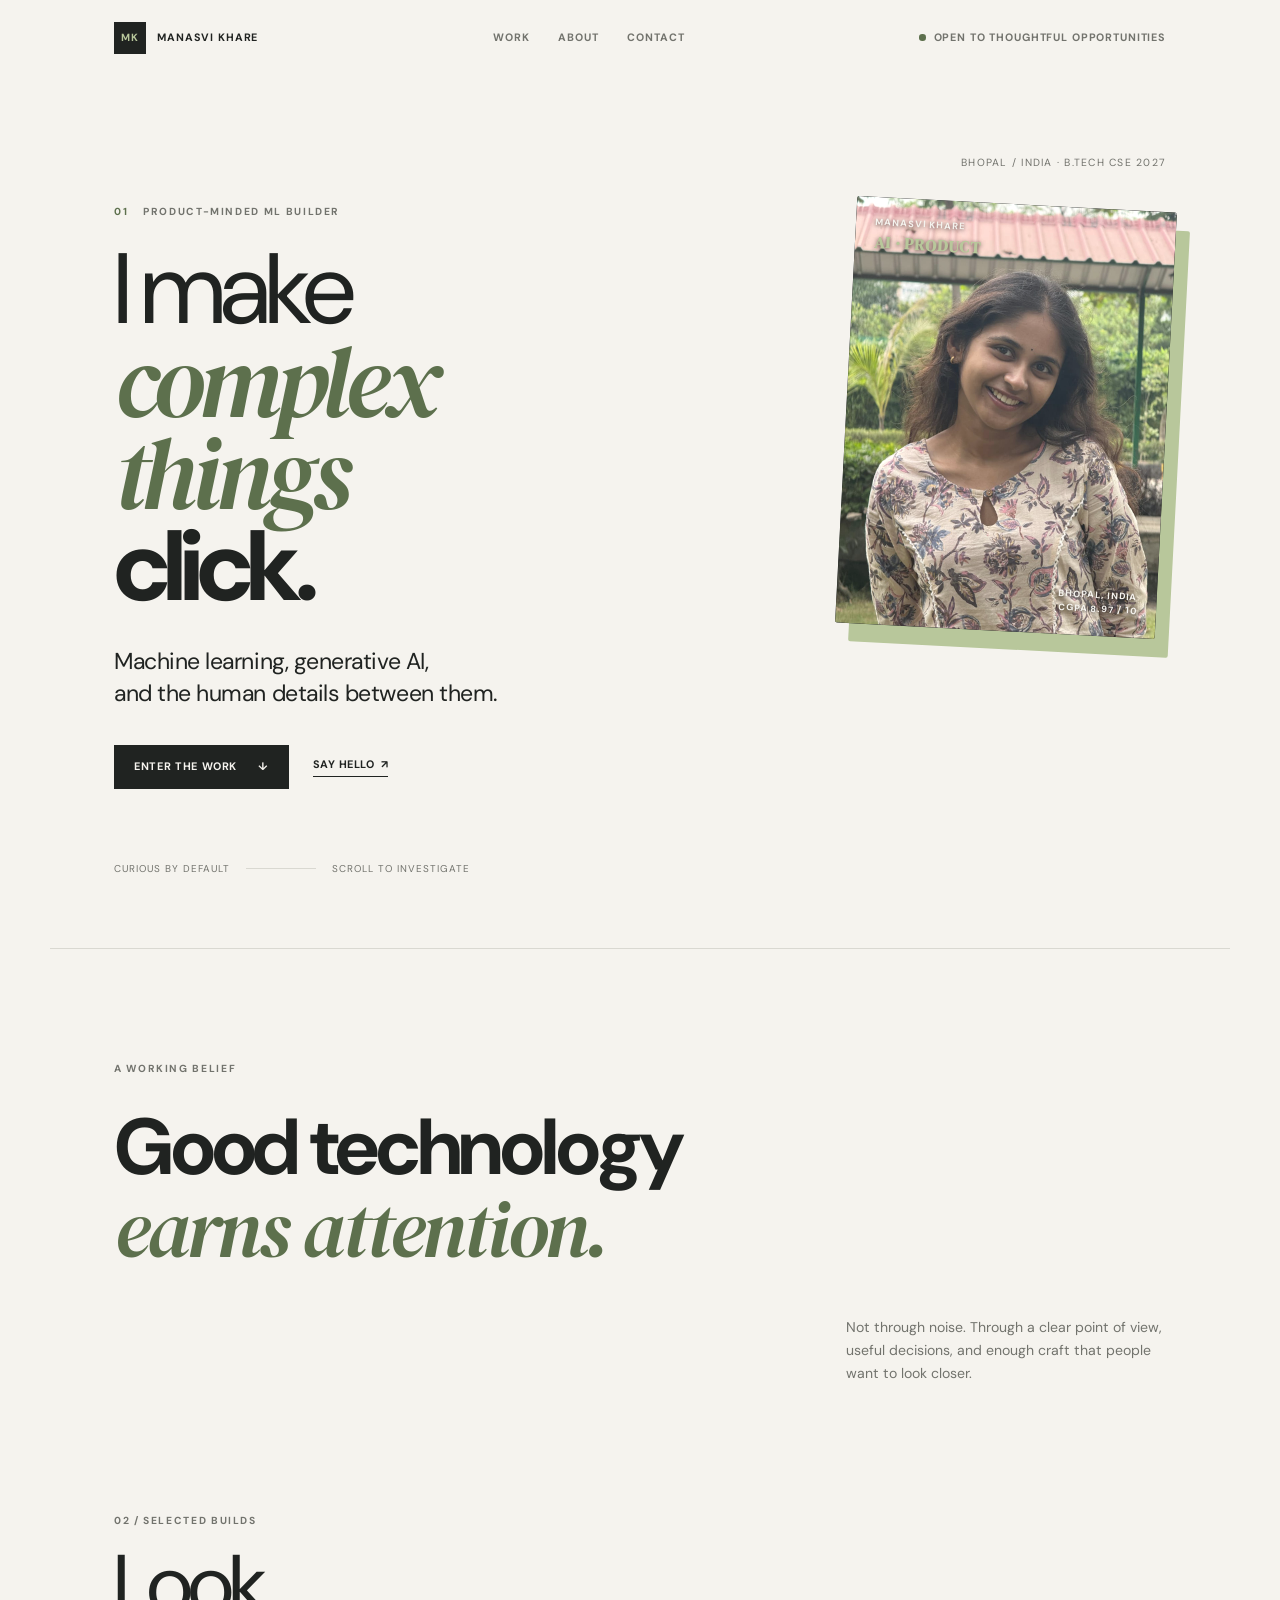
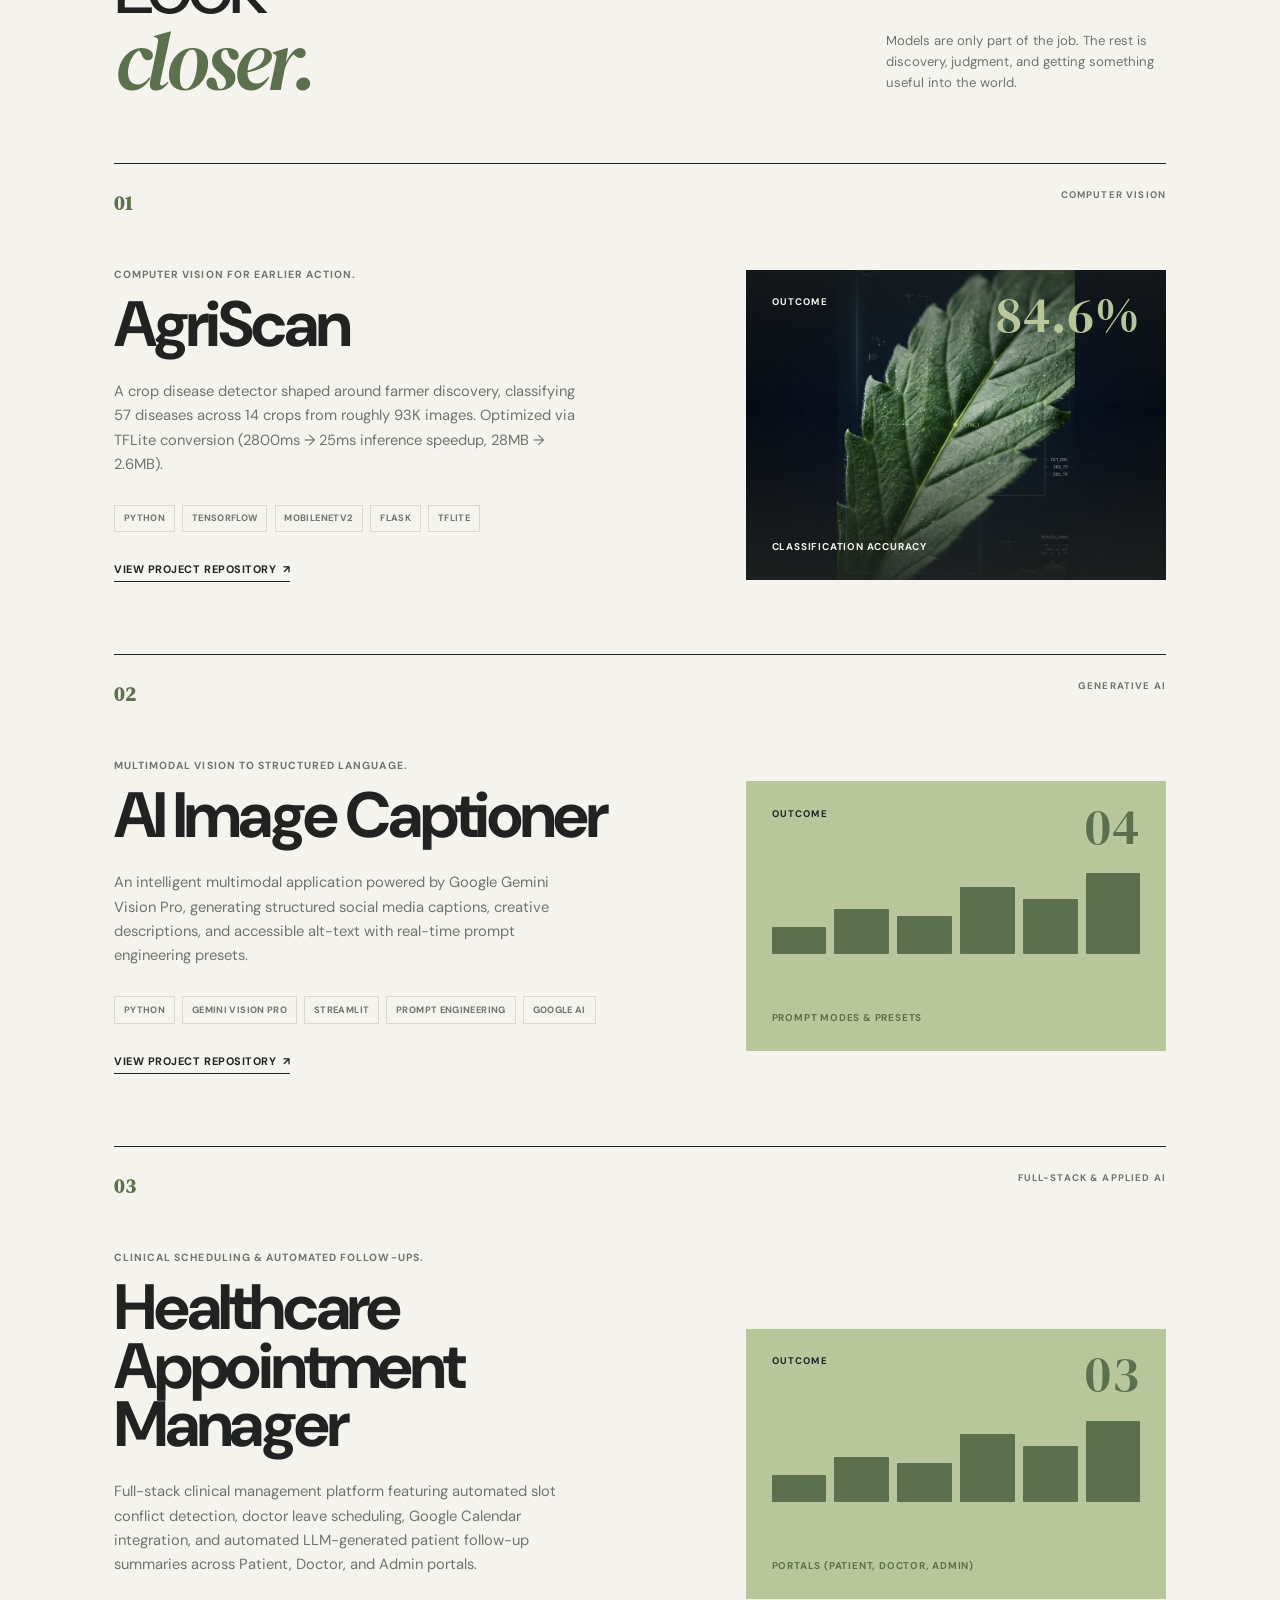
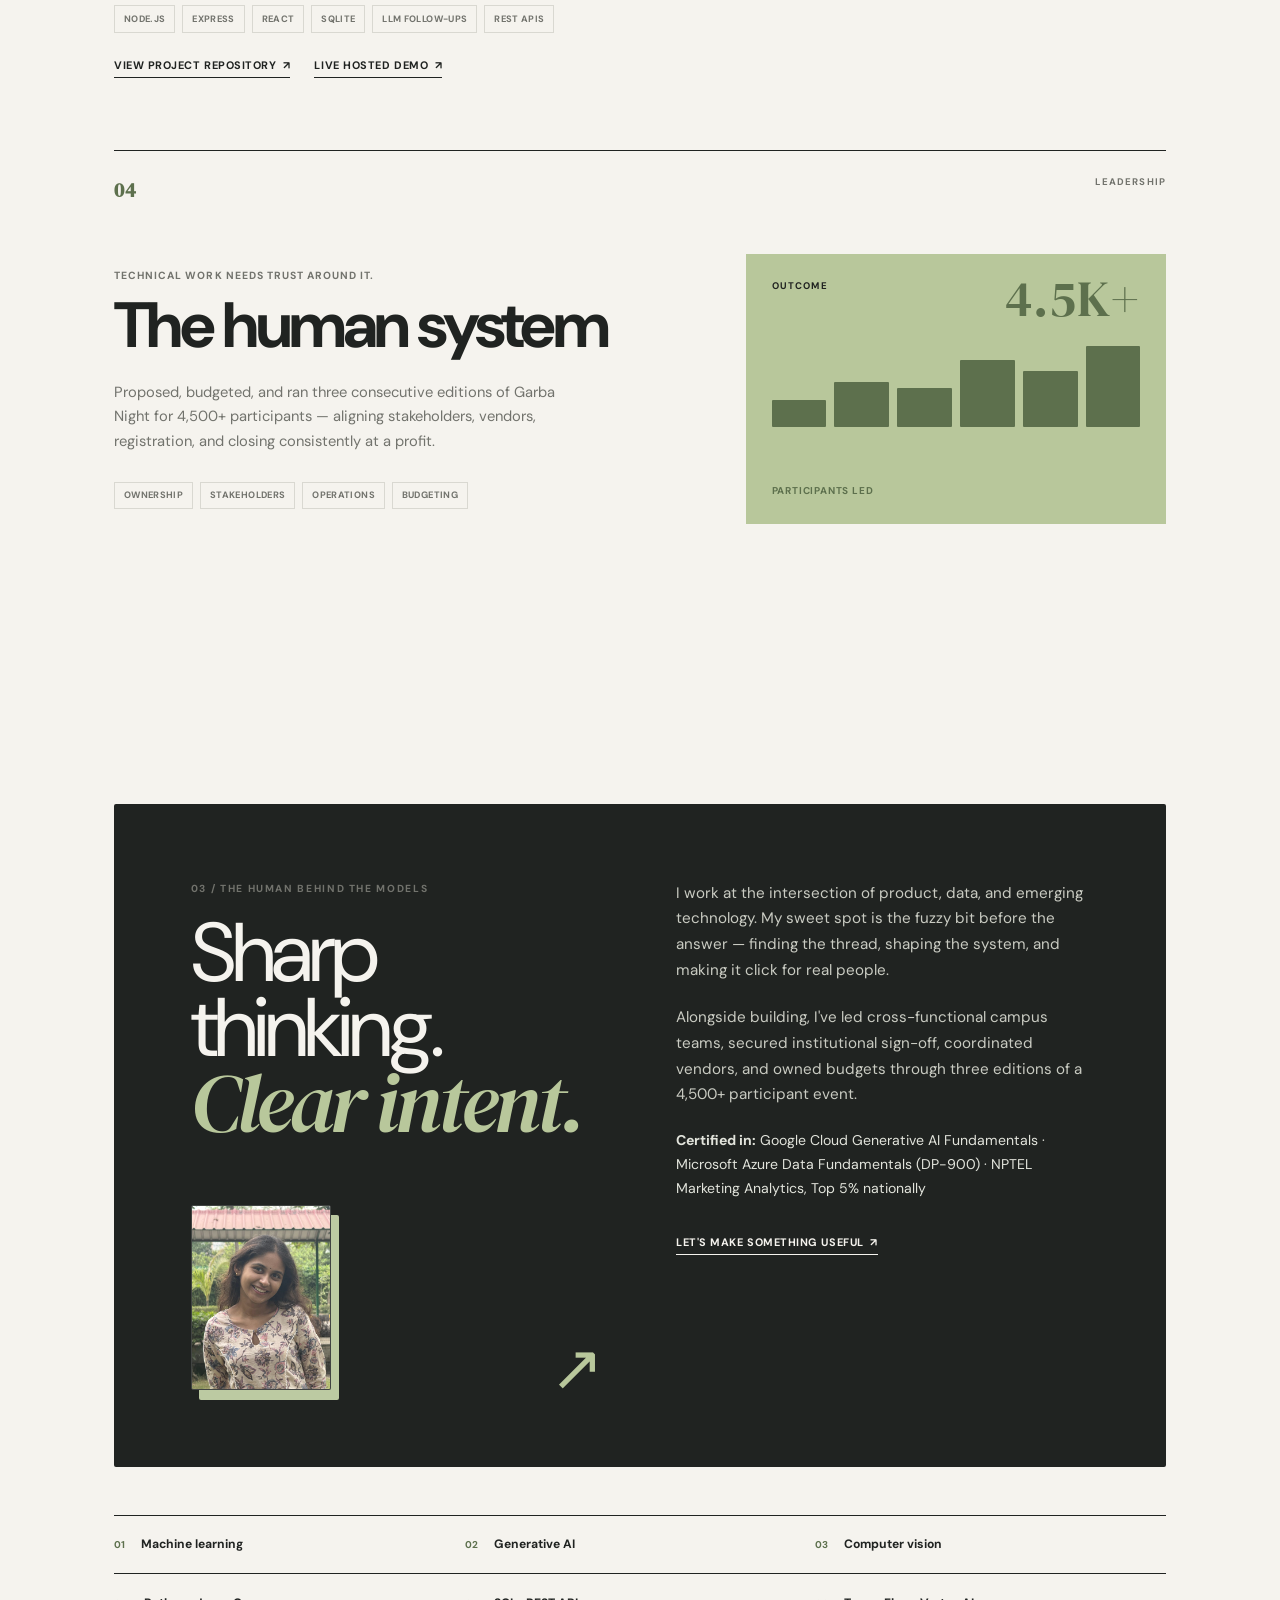
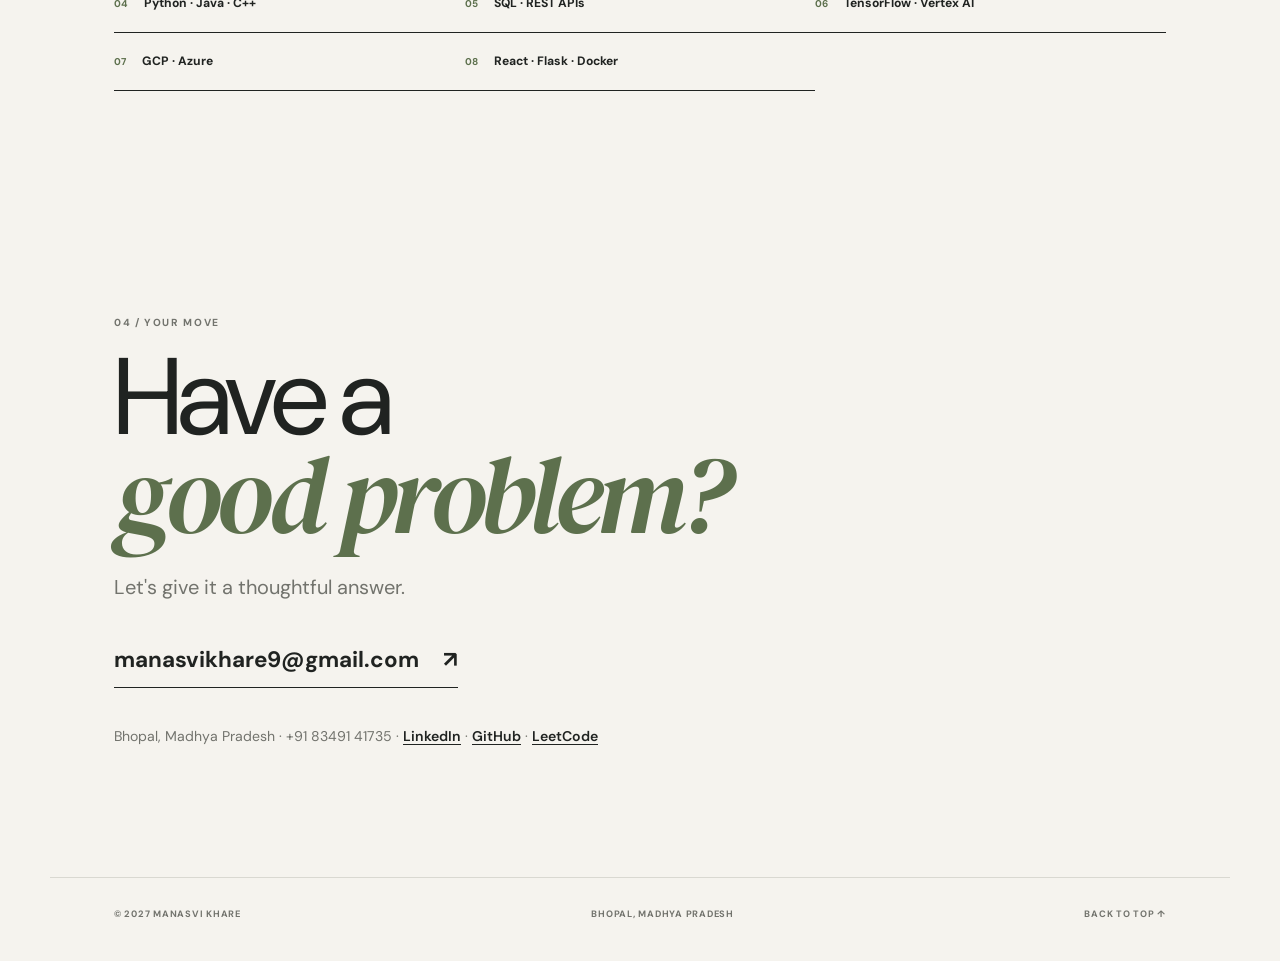
<file: index.html>
<!DOCTYPE html>
<html lang="en">
<head>
  <meta charset="UTF-8">
  <meta name="viewport" content="width=device-width, initial-scale=1.0">
  <title>Manasvi Khare — Machine Learning &amp; Generative AI</title>
  <meta name="description" content="Manasvi Khare is a Computer Science undergraduate building practical machine learning, computer vision, and generative AI systems.">
  <meta name="theme-color" content="#f5f3ee">
  <link rel="icon" type="image/svg+xml" href="icon.svg">

  <!-- Google Fonts: DM Sans & DM Serif Display -->
  <link rel="preconnect" href="https://fonts.googleapis.com">
  <link rel="preconnect" href="https://fonts.gstatic.com" crossorigin>
  <link href="https://fonts.googleapis.com/css2?family=DM+Sans:ital,opsz,wght@0,9..40,100..1000;1,9..40,100..1000&family=DM+Serif+Display:ital@0;1&display=swap" rel="stylesheet">

  <style>
    :root {
      --background: #f5f3ee;
      --foreground: #202321;
      --card: #202321;
      --border: #d9d8d1;
      --primary: #202321;
      --muted-foreground: #72736d;
      --accent: #b8c79b;
      --accent-dark: #5d704d;
      --cream: #f5f3ee;
    }

    * {
      box-sizing: border-box;
      margin: 0;
      padding: 0;
      border-color: var(--border);
    }

    html {
      scroll-behavior: smooth;
      background: var(--background);
    }

    body {
      background: var(--background);
      color: var(--foreground);
      font-family: 'DM Sans', sans-serif;
      line-height: 1.55;
      overflow-x: hidden;
    }

    a {
      color: inherit;
      text-decoration: none;
    }

    /* SCROLL PROGRESS */
    .scroll-progress {
      background: var(--accent-dark);
      height: 3px;
      position: fixed;
      inset: 0 auto auto 0;
      z-index: 100;
      transition: width 0.1s ease;
      width: 0%;
    }

    .shell {
      max-width: 1180px;
      margin: auto;
      padding-left: clamp(1.25rem, 5vw, 4.5rem);
      padding-right: clamp(1.25rem, 5vw, 4.5rem);
    }

    /* TOPBAR */
    .topbar {
      align-items: center;
      display: flex;
      justify-content: space-between;
      gap: 1rem;
      max-width: 1180px;
      margin: auto;
      padding: 1.35rem clamp(1.25rem, 5vw, 4.5rem);
      font-size: 0.67rem;
      font-weight: 700;
      letter-spacing: 0.08em;
      text-transform: uppercase;
    }

    .wordmark {
      align-items: center;
      display: flex;
      gap: 0.7rem;
    }

    .wordmark > span:first-child {
      align-items: center;
      background: var(--foreground);
      color: var(--accent);
      display: flex;
      font-size: 0.65rem;
      height: 2rem;
      justify-content: center;
      width: 2rem;
    }

    .wordmark-name {
      font-weight: 700;
    }

    .nav-links {
      display: flex;
      gap: 1.8rem;
    }

    .nav-links a {
      color: var(--muted-foreground);
      padding: 0.35rem 0;
      transition: color 0.2s;
    }

    .nav-links a.active,
    .nav-links a:hover {
      color: var(--foreground);
      border-bottom: 1px solid var(--accent-dark);
    }

    .availability {
      align-items: center;
      display: flex;
      gap: 0.5rem;
      color: var(--muted-foreground);
    }

    .availability i {
      background: var(--accent-dark);
      border-radius: 50%;
      height: 0.4rem;
      width: 0.4rem;
    }

    /* HERO */
    .hero {
      padding-top: 5rem;
      padding-bottom: 4.5rem;
      position: relative;
    }

    .hero-stamp {
      color: var(--muted-foreground);
      font-size: 0.65rem;
      letter-spacing: 0.12em;
      line-height: 1.6;
      text-transform: uppercase;
      margin-bottom: 2rem;
      display: flex;
      justify-content: flex-end;
    }

    .hero-content {
      display: grid;
      grid-template-columns: 1.15fr 0.85fr;
      gap: clamp(2rem, 5vw, 4.5rem);
      align-items: start;
    }

    .hero-copy {
      max-width: 100%;
    }

    .eyebrow,
    .section-kicker {
      color: var(--muted-foreground);
      font-size: 0.64rem;
      font-weight: 700;
      letter-spacing: 0.16em;
      text-transform: uppercase;
    }

    .eyebrow span {
      color: var(--accent-dark);
      margin-right: 0.7rem;
    }

    h1, h2, h3, p {
      margin: 0;
    }

    h1, h2, h3 {
      font-weight: 400;
      letter-spacing: -0.05em;
    }

    h1 {
      font-size: clamp(3.4rem, 7.8vw, 7.5rem);
      line-height: 0.92;
      margin-top: 1.5rem;
      word-break: break-word;
    }

    h1 strong {
      font-weight: 800;
      letter-spacing: -0.07em;
    }

    h1 em,
    h2 em {
      color: var(--accent-dark);
      font-family: 'DM Serif Display', serif;
      font-style: italic;
    }

    .hero-line {
      font-size: clamp(1.05rem, 1.8vw, 1.45rem);
      letter-spacing: -0.02em;
      line-height: 1.4;
      margin-top: 2rem;
      color: var(--foreground);
    }

    .hero-actions {
      align-items: center;
      display: flex;
      flex-wrap: wrap;
      gap: 1.5rem;
      margin-top: 2.2rem;
    }

    .button {
      background: var(--foreground);
      color: var(--cream);
      display: inline-flex;
      gap: 1.3rem;
      padding: 0.85rem 1.25rem;
      font-size: 0.68rem;
      font-weight: 700;
      letter-spacing: 0.06em;
      text-transform: uppercase;
      transition: background 0.2s, transform 0.2s;
    }

    .button:hover {
      background: var(--accent-dark);
      transform: translateY(-2px);
    }

    .text-link {
      border-bottom: 1px solid currentColor;
      font-size: 0.68rem;
      font-weight: 700;
      letter-spacing: 0.05em;
      padding-bottom: 0.2rem;
      text-transform: uppercase;
      display: inline-flex;
      align-items: center;
      gap: 0.4rem;
      transition: color 0.2s, border-color 0.2s;
    }

    .text-link:hover {
      color: var(--accent-dark);
      border-color: var(--accent-dark);
    }

    .hero-visual-wrapper {
      display: flex;
      justify-content: flex-end;
      align-items: flex-start;
      width: 100%;
    }

    .hero-visual {
      position: relative;
      width: 100%;
      max-width: 320px;
      aspect-ratio: 3 / 4;
      transform: rotate(3deg);
      box-shadow: 14px 18px 0 var(--accent);
      background: var(--foreground);
      overflow: hidden;
      border-radius: 2px;
      transition: transform 0.3s ease, box-shadow 0.3s ease;
    }

    .hero-visual:hover {
      transform: rotate(1deg) scale(1.02);
      box-shadow: 18px 22px 0 var(--accent-dark);
    }

    .hero-visual img {
      width: 100%;
      height: 100%;
      object-fit: cover;
      object-position: center 20%;
      filter: saturate(0.85) contrast(1.05);
      display: block;
    }

    .visual-note,
    .visual-caption {
      position: absolute;
      color: var(--cream);
      font-size: 0.58rem;
      font-weight: 700;
      letter-spacing: 0.1em;
      line-height: 1.5;
      text-transform: uppercase;
      z-index: 2;
      text-shadow: 0 1px 4px rgba(0, 0, 0, 0.7);
    }

    .visual-note {
      left: 1.2rem;
      top: 1.2rem;
    }

    .visual-note span {
      color: var(--accent);
      font-family: 'DM Serif Display', serif;
      font-size: 1rem;
    }

    .visual-caption {
      bottom: 1.2rem;
      right: 1.2rem;
      text-align: right;
    }

    .hero-note {
      align-items: center;
      margin-top: 4.5rem;
      color: var(--muted-foreground);
      display: flex;
      font-size: 0.62rem;
      gap: 1rem;
      letter-spacing: 0.1em;
      text-transform: uppercase;
    }

    .hero-note .line {
      background: var(--border);
      height: 1px;
      width: 70px;
    }

    /* STATEMENT */
    .statement {
      border-top: 1px solid var(--border);
      padding-bottom: 8rem;
      padding-top: 7rem;
    }

    .statement-text {
      font-size: clamp(2.6rem, 6.2vw, 5.8rem);
      font-weight: 700;
      letter-spacing: -0.04em;
      line-height: 1.04;
      margin-top: 1.8rem;
      max-width: 900px;
    }

    .statement-text span {
      color: var(--accent-dark);
      font-family: 'DM Serif Display', serif;
      font-style: italic;
      font-weight: 400;
    }

    .statement-aside {
      color: var(--muted-foreground);
      font-size: 0.88rem;
      line-height: 1.65;
      margin-left: auto;
      margin-top: 2.8rem;
      max-width: 320px;
    }

    /* WORK / PROJECTS */
    .work {
      padding-bottom: 6rem;
    }

    .section-heading {
      align-items: flex-end;
      display: flex;
      justify-content: space-between;
      gap: 2rem;
      margin-bottom: 4rem;
    }

    .section-heading h2,
    .about h2,
    .contact h2 {
      font-size: clamp(3.2rem, 6.5vw, 6.5rem);
      line-height: 0.9;
      margin-top: 1.2rem;
    }

    .section-aside {
      color: var(--muted-foreground);
      font-size: 0.82rem;
      line-height: 1.6;
      max-width: 280px;
      padding-bottom: 0.4rem;
    }

    .project {
      border-top: 1px solid var(--foreground);
      padding: 1.5rem 0 4.5rem;
    }

    .project-meta {
      color: var(--muted-foreground);
      display: flex;
      font-size: 0.6rem;
      font-weight: 700;
      justify-content: space-between;
      letter-spacing: 0.12em;
    }

    .project-meta span:first-child {
      color: var(--accent-dark);
      font-family: 'DM Serif Display', serif;
      font-size: 1.25rem;
    }

    .project-grid {
      align-items: center;
      display: grid;
      gap: clamp(2rem, 5vw, 4rem);
      grid-template-columns: 1.15fr 0.85fr;
      padding: 3rem 0 0;
    }

    .project-kicker {
      color: var(--muted-foreground);
      font-size: 0.65rem;
      font-weight: 700;
      letter-spacing: 0.1em;
      text-transform: uppercase;
    }

    .project h3 {
      font-size: clamp(2.5rem, 5vw, 5rem);
      font-weight: 700;
      line-height: 0.92;
      margin-top: 0.8rem;
    }

    .project-body {
      color: var(--muted-foreground);
      font-size: 0.92rem;
      line-height: 1.65;
      margin-top: 1.5rem;
      max-width: 480px;
    }

    .tags {
      display: flex;
      flex-wrap: wrap;
      gap: 0.45rem;
      margin-top: 1.8rem;
    }

    .tags span {
      border: 1px solid var(--border);
      color: var(--muted-foreground);
      font-size: 0.58rem;
      font-weight: 700;
      padding: 0.35rem 0.55rem;
      text-transform: uppercase;
      letter-spacing: 0.04em;
    }

    /* SIGNAL METRIC CARDS */
    .signal {
      background: var(--accent);
      min-height: 270px;
      position: relative;
      overflow: hidden;
      display: flex;
      flex-direction: column;
    }

    .signal.has-bg {
      background: var(--foreground);
      min-height: 310px;
    }

    .signal-bg {
      position: absolute;
      inset: 0;
      width: 100%;
      height: 100%;
      object-fit: cover;
      filter: saturate(0.72) contrast(1.08);
      display: block;
    }

    .signal-content {
      position: relative;
      z-index: 1;
      padding: 1.6rem;
      display: flex;
      flex-direction: column;
      justify-content: space-between;
      height: 100%;
      flex: 1;
    }

    .signal.has-bg .signal-content {
      background: linear-gradient(180deg, rgba(32, 35, 33, 0.55), transparent 45%, rgba(32, 35, 33, 0.85));
      color: var(--cream);
    }

    .signal.has-bg .signal-top strong {
      color: var(--accent);
    }

    .signal.has-bg .signal-label {
      color: var(--cream);
    }

    .signal-top {
      display: flex;
      justify-content: space-between;
      align-items: flex-start;
      font-size: 0.6rem;
      font-weight: 700;
      letter-spacing: 0.12em;
    }

    .signal-top strong {
      color: var(--accent-dark);
      font-family: 'DM Serif Display', serif;
      font-size: clamp(2.6rem, 4vw, 3.5rem);
      font-weight: 400;
      line-height: 0.75;
    }

    .signal-bars {
      align-items: flex-end;
      display: flex;
      gap: 0.5rem;
      height: 90px;
      margin: 1.2rem 0;
    }

    .signal-bars i {
      background: var(--accent-dark);
      display: block;
      flex: 1;
      height: 30%;
      border-radius: 1px;
    }

    .signal-bars i:nth-child(2) { height: 50%; }
    .signal-bars i:nth-child(3) { height: 43%; }
    .signal-bars i:nth-child(4) { height: 75%; }
    .signal-bars i:nth-child(5) { height: 62%; }
    .signal-bars i:nth-child(6) { height: 90%; }

    .signal-label {
      color: var(--accent-dark);
      font-size: 0.62rem;
      font-weight: 700;
      text-transform: uppercase;
      letter-spacing: 0.08em;
      margin-top: auto;
    }

    /* ABOUT */
    .about {
      padding-top: 7rem;
      padding-bottom: 6rem;
    }

    .about-card {
      background: var(--foreground);
      color: var(--cream);
      display: grid;
      gap: clamp(2.5rem, 6vw, 4.5rem);
      grid-template-columns: 1fr 1fr;
      padding: clamp(2rem, 6vw, 5rem);
      border-radius: 2px;
    }

    .about-col-left {
      display: flex;
      flex-direction: column;
      justify-content: space-between;
      gap: 2rem;
    }

    .about-card h2 em {
      color: var(--accent);
    }

    .about-portrait-frame {
      display: flex;
      align-items: flex-end;
      justify-content: space-between;
      gap: 1.5rem;
      margin-top: 2rem;
    }

    .about-portrait {
      width: 140px;
      height: 185px;
      object-fit: cover;
      object-position: center 20%;
      border-radius: 2px;
      border: 1px solid rgba(255, 255, 255, 0.15);
      box-shadow: 8px 10px 0 var(--accent);
      filter: saturate(0.85) contrast(1.05);
      display: block;
    }

    .about-mark {
      color: var(--accent);
      font-family: 'DM Serif Display', serif;
      font-size: clamp(3.5rem, 5vw, 5.5rem);
      line-height: 0.7;
    }

    .about-body {
      color: #c9cbc2;
      font-size: 0.95rem;
      line-height: 1.7;
    }

    .about-body p + p {
      margin-top: 1.3rem;
    }

    .credential-line {
      margin-top: 1.5rem;
      font-size: 0.88rem;
      color: #e2e4dc;
    }

    .about-body .text-link {
      color: var(--cream);
      display: inline-flex;
      margin-top: 2rem;
    }

    .skill-grid {
      display: grid;
      grid-template-columns: repeat(3, 1fr);
      margin-top: 3rem;
      border-top: 1px solid var(--foreground);
    }

    .skill {
      border-bottom: 1px solid var(--foreground);
      font-size: 0.76rem;
      font-weight: 700;
      padding: 1.2rem 0.5rem 1.2rem 0;
    }

    .skill span {
      color: var(--accent-dark);
      font-size: 0.62rem;
      margin-right: 1rem;
    }

    /* CONTACT */
    .contact {
      padding-bottom: 8rem;
      padding-top: 8rem;
    }

    .contact h2 {
      font-size: clamp(3.8rem, 8.5vw, 9rem);
      line-height: 0.88;
    }

    .contact-copy {
      color: var(--muted-foreground);
      font-size: clamp(1rem, 2vw, 1.25rem);
      margin-top: 1.8rem;
    }

    .contact-email {
      border-bottom: 1px solid var(--foreground);
      display: inline-flex;
      align-items: center;
      justify-content: space-between;
      gap: 1.5rem;
      max-width: 100%;
      font-size: clamp(0.95rem, 2.8vw, 1.4rem);
      font-weight: 700;
      margin-top: 2.5rem;
      padding-bottom: 0.6rem;
      word-break: break-all;
      transition: border-color 0.2s, color 0.2s;
    }

    .contact-email:hover {
      border-color: var(--accent-dark);
      color: var(--accent-dark);
    }

    .contact-details {
      color: var(--muted-foreground);
      font-size: 0.88rem;
      margin-top: 2.2rem;
      line-height: 1.8;
    }

    .contact-details a {
      color: var(--foreground);
      text-decoration: underline;
      text-underline-offset: 3px;
      font-weight: 600;
      transition: color 0.2s;
    }

    .contact-details a:hover {
      color: var(--accent-dark);
    }

    /* FOOTER */
    .footer {
      border-top: 1px solid var(--border);
      color: var(--muted-foreground);
      display: flex;
      font-size: 0.58rem;
      font-weight: 700;
      justify-content: space-between;
      letter-spacing: 0.08em;
      padding-bottom: 2.5rem;
      padding-top: 1.8rem;
    }

    /* RESPONSIVE LAYOUT (NO OVERLAPS) */
    @media (max-width: 900px) {
      .hero-content {
        grid-template-columns: 1fr;
        gap: 3rem;
      }
      .hero-stamp {
        justify-content: flex-start;
        margin-bottom: 1.5rem;
      }
      .hero-visual-wrapper {
        justify-content: center;
      }
      .hero-visual {
        max-width: 290px;
        transform: rotate(2deg);
        box-shadow: 10px 14px 0 var(--accent);
      }
      .project-grid {
        grid-template-columns: 1fr;
        gap: 2.5rem;
      }
      .about-card {
        grid-template-columns: 1fr;
        gap: 2.5rem;
      }
      .section-heading {
        flex-direction: column;
        align-items: flex-start;
        gap: 1rem;
      }
    }

    @media (max-width: 720px) {
      .nav-links {
        gap: 1.1rem;
      }
      .availability {
        display: none;
      }
      .skill-grid {
        grid-template-columns: repeat(2, 1fr);
      }
    }

    @media (max-width: 480px) {
      .wordmark-name {
        display: none;
      }
      .skill-grid {
        grid-template-columns: 1fr;
      }
      .footer {
        flex-direction: column;
        gap: 1rem;
      }
    }
  </style>
</head>
<body>

  <div class="scroll-progress" id="scrollProgress" aria-hidden="true"></div>

  <!-- TOP NAVIGATION -->
  <nav class="topbar" aria-label="Primary navigation">
    <a class="wordmark" href="#top" aria-label="Manasvi Khare home">
      <span>MK</span>
      <span class="wordmark-name">MANASVI KHARE</span>
    </a>
    <div class="nav-links">
      <a href="#work" id="nav-work">Work</a>
      <a href="#about" id="nav-about">About</a>
      <a href="#contact" id="nav-contact">Contact</a>
    </div>
    <a class="availability" href="mailto:manasvikhare9@gmail.com">
      <i></i> Open to thoughtful opportunities
    </a>
  </nav>

  <!-- HERO SECTION -->
  <section class="hero shell" id="top">
    <div class="hero-stamp">BHOPAL / INDIA · B.TECH CSE 2027</div>

    <div class="hero-content">
      <div class="hero-copy">
        <p class="eyebrow"><span>01</span> Product-minded ML builder</p>
        <h1>
          I make<br>
          <em>complex things</em><br>
          <strong>click.</strong>
        </h1>
        <p class="hero-line">
          Machine learning, generative AI,<br>
          and the human details between them.
        </p>
        <div class="hero-actions">
          <a class="button" href="#work">Enter the work <span>↓</span></a>
          <a class="text-link" href="mailto:manasvikhare9@gmail.com">Say hello <span>↗</span></a>
        </div>
      </div>

      <div class="hero-visual-wrapper">
        <div class="hero-visual">
          <img src="manasvi.jpg" alt="Manasvi Khare — Product and ML">
          <div class="visual-note">MANASVI KHARE<br><span>AI · PRODUCT</span></div>
          <div class="visual-caption">Bhopal, India<br>CGPA 8.97 / 10</div>
        </div>
      </div>
    </div>

    <div class="hero-note">
      <span>Curious by default</span>
      <span class="line"></span>
      <span>Scroll to investigate</span>
    </div>
  </section>

  <!-- STATEMENT -->
  <section class="statement shell">
    <p class="section-kicker">A WORKING BELIEF</p>
    <div class="statement-text">
      Good technology<br>
      <span>earns attention.</span>
    </div>
    <p class="statement-aside">
      Not through noise. Through a clear point of view, useful decisions, and enough craft that people want to look closer.
    </p>
  </section>

  <!-- WORK / SELECTED BUILDS -->
  <section class="work shell" id="work">
    <div class="section-heading">
      <div>
        <p class="section-kicker">02 / SELECTED BUILDS</p>
        <h2>Look<br><em>closer.</em></h2>
      </div>
      <p class="section-aside">
        Models are only part of the job. The rest is discovery, judgment, and getting something useful into the world.
      </p>
    </div>

    <div class="project-list">
      <!-- Project 01: AgriScan -->
      <article class="project">
        <div class="project-meta">
          <span>01</span>
          <span>COMPUTER VISION</span>
        </div>
        <div class="project-grid">
          <div>
            <p class="project-kicker">Computer vision for earlier action.</p>
            <h3>AgriScan</h3>
            <p class="project-body">
              A crop disease detector shaped around farmer discovery, classifying 57 diseases across 14 crops from roughly 93K images. Optimized via TFLite conversion (2800ms → 25ms inference speedup, 28MB → 2.6MB).
            </p>
            <div class="tags">
              <span>Python</span>
              <span>TensorFlow</span>
              <span>MobileNetV2</span>
              <span>Flask</span>
              <span>TFLite</span>
            </div>
            <div style="margin-top: 1.5rem;">
              <a class="text-link" href="https://github.com/manasvikhare19/AgriScan" target="_blank" rel="noreferrer">
                View Project Repository <span>↗</span>
              </a>
            </div>
          </div>

          <div class="signal has-bg">
            <img src="portfolio-signal.png" alt="Crop analysis visual" class="signal-bg">
            <div class="signal-content">
              <div class="signal-top">
                <span>OUTCOME</span>
                <strong>84.6%</strong>
              </div>
              <small class="signal-label">classification accuracy</small>
            </div>
          </div>
        </div>
      </article>

      <!-- Project 02: ImageCaption -->
      <article class="project">
        <div class="project-meta">
          <span>02</span>
          <span>GENERATIVE AI</span>
        </div>
        <div class="project-grid">
          <div>
            <p class="project-kicker">Multimodal vision to structured language.</p>
            <h3>AI Image Captioner</h3>
            <p class="project-body">
              An intelligent multimodal application powered by Google Gemini Vision Pro, generating structured social media captions, creative descriptions, and accessible alt-text with real-time prompt engineering presets.
            </p>
            <div class="tags">
              <span>Python</span>
              <span>Gemini Vision Pro</span>
              <span>Streamlit</span>
              <span>Prompt Engineering</span>
              <span>Google AI</span>
            </div>
            <div style="margin-top: 1.5rem;">
              <a class="text-link" href="https://github.com/manasvikhare19/ImageCaption" target="_blank" rel="noreferrer">
                View Project Repository <span>↗</span>
              </a>
            </div>
          </div>

          <div class="signal">
            <div class="signal-content">
              <div class="signal-top">
                <span>OUTCOME</span>
                <strong>04</strong>
              </div>
              <div class="signal-bars">
                <i></i><i></i><i></i><i></i><i></i><i></i>
              </div>
              <small class="signal-label">prompt modes &amp; presets</small>
            </div>
          </div>
        </div>
      </article>

      <!-- Project 03: Healthcare Appointment Manager -->
      <article class="project">
        <div class="project-meta">
          <span>03</span>
          <span>FULL-STACK &amp; APPLIED AI</span>
        </div>
        <div class="project-grid">
          <div>
            <p class="project-kicker">Clinical scheduling &amp; automated follow-ups.</p>
            <h3>Healthcare Appointment Manager</h3>
            <p class="project-body">
              Full-stack clinical management platform featuring automated slot conflict detection, doctor leave scheduling, Google Calendar integration, and automated LLM-generated patient follow-up summaries across Patient, Doctor, and Admin portals.
            </p>
            <div class="tags">
              <span>Node.js</span>
              <span>Express</span>
              <span>React</span>
              <span>SQLite</span>
              <span>LLM Follow-ups</span>
              <span>REST APIs</span>
            </div>
            <div style="margin-top: 1.5rem; display: flex; gap: 1.5rem; flex-wrap: wrap;">
              <a class="text-link" href="https://github.com/manasvikhare19/healthcare-appointment-manager" target="_blank" rel="noreferrer">
                View Project Repository <span>↗</span>
              </a>
              <a class="text-link" href="https://healthcare-appointment-manager-1-ig40.onrender.com" target="_blank" rel="noreferrer">
                Live Hosted Demo <span>↗</span>
              </a>
            </div>
          </div>

          <div class="signal">
            <div class="signal-content">
              <div class="signal-top">
                <span>OUTCOME</span>
                <strong>03</strong>
              </div>
              <div class="signal-bars">
                <i></i><i></i><i></i><i></i><i></i><i></i>
              </div>
              <small class="signal-label">portals (Patient, Doctor, Admin)</small>
            </div>
          </div>
        </div>
      </article>

      <!-- Project 04: The human system -->
      <article class="project">
        <div class="project-meta">
          <span>04</span>
          <span>LEADERSHIP</span>
        </div>
        <div class="project-grid">
          <div>
            <p class="project-kicker">Technical work needs trust around it.</p>
            <h3>The human system</h3>
            <p class="project-body">
              Proposed, budgeted, and ran three consecutive editions of Garba Night for 4,500+ participants — aligning stakeholders, vendors, registration, and closing consistently at a profit.
            </p>
            <div class="tags">
              <span>Ownership</span>
              <span>Stakeholders</span>
              <span>Operations</span>
              <span>Budgeting</span>
            </div>
          </div>

          <div class="signal">
            <div class="signal-content">
              <div class="signal-top">
                <span>OUTCOME</span>
                <strong>4.5K+</strong>
              </div>
              <div class="signal-bars">
                <i></i><i></i><i></i><i></i><i></i><i></i>
              </div>
              <small class="signal-label">participants led</small>
            </div>
          </div>
        </div>
      </article>
    </div>
  </section>

  <!-- ABOUT -->
  <section class="about shell" id="about">
    <div class="about-card">
      <div class="about-col-left">
        <div>
          <p class="section-kicker">03 / THE HUMAN BEHIND THE MODELS</p>
          <h2>Sharp thinking.<br><em>Clear intent.</em></h2>
        </div>
        <div class="about-portrait-frame">
          <img src="manasvi.jpg" alt="Manasvi Khare" class="about-portrait">
          <div class="about-mark">↗</div>
        </div>
      </div>

      <div class="about-body">
        <p>
          I work at the intersection of product, data, and emerging technology. My sweet spot is the fuzzy bit before the answer — finding the thread, shaping the system, and making it click for real people.
        </p>
        <p>
          Alongside building, I've led cross-functional campus teams, secured institutional sign-off, coordinated vendors, and owned budgets through three editions of a 4,500+ participant event.
        </p>
        <p class="credential-line">
          <strong>Certified in:</strong> Google Cloud Generative AI Fundamentals · Microsoft Azure Data Fundamentals (DP-900) · NPTEL Marketing Analytics, Top 5% nationally
        </p>
        <a class="text-link" href="mailto:manasvikhare9@gmail.com">
          Let's make something useful <span>↗</span>
        </a>
      </div>
    </div>

    <div class="skill-grid">
      <div class="skill"><span>01</span>Machine learning</div>
      <div class="skill"><span>02</span>Generative AI</div>
      <div class="skill"><span>03</span>Computer vision</div>
      <div class="skill"><span>04</span>Python · Java · C++</div>
      <div class="skill"><span>05</span>SQL · REST APIs</div>
      <div class="skill"><span>06</span>TensorFlow · Vertex AI</div>
      <div class="skill"><span>07</span>GCP · Azure</div>
      <div class="skill"><span>08</span>React · Flask · Docker</div>
    </div>
  </section>

  <!-- CONTACT -->
  <section class="contact shell" id="contact">
    <p class="section-kicker">04 / YOUR MOVE</p>
    <h2>Have a<br><em>good problem?</em></h2>
    <p class="contact-copy">Let's give it a thoughtful answer.</p>
    <div>
      <a class="contact-email" href="mailto:manasvikhare9@gmail.com">
        <span>manasvikhare9@gmail.com</span>
        <span>↗</span>
      </a>
    </div>
    <p class="contact-details">
      Bhopal, Madhya Pradesh · +91 83491 41735 ·
      <a href="https://www.linkedin.com/in/manasvi-khare/" target="_blank" rel="noreferrer">LinkedIn</a> ·
      <a href="https://github.com/manasvikhare19" target="_blank" rel="noreferrer">GitHub</a> ·
      <a href="https://leetcode.com/u/manasviKhare/" target="_blank" rel="noreferrer">LeetCode</a>
    </p>
  </section>

  <!-- FOOTER -->
  <footer class="footer shell">
    <span>© 2027 MANASVI KHARE</span>
    <span>BHOPAL, MADHYA PRADESH</span>
    <a href="#top">BACK TO TOP ↑</a>
  </footer>

  <!-- CLIENT-SIDE INTERACTION SCRIPT -->
  <script>
    // Scroll progress bar
    const progressBar = document.getElementById('scrollProgress');
    window.addEventListener('scroll', () => {
      const max = document.documentElement.scrollHeight - window.innerHeight;
      progressBar.style.width = max ? (window.scrollY / max) * 100 + '%' : '0%';
    }, { passive: true });

    // Active nav link highlight
    const sections = ['work', 'about', 'contact'];
    const navLinks = {
      work: document.getElementById('nav-work'),
      about: document.getElementById('nav-about'),
      contact: document.getElementById('nav-contact')
    };

    window.addEventListener('scroll', () => {
      const current = sections.find((id) => {
        const el = document.getElementById(id);
        if (!el) return false;
        const rect = el.getBoundingClientRect();
        return rect.top < window.innerHeight * 0.45 && rect.bottom > 120;
      });
      sections.forEach(id => {
        if (navLinks[id]) {
          navLinks[id].classList.toggle('active', id === current);
        }
      });
    }, { passive: true });
  </script>
</body>
</html>
</file>
